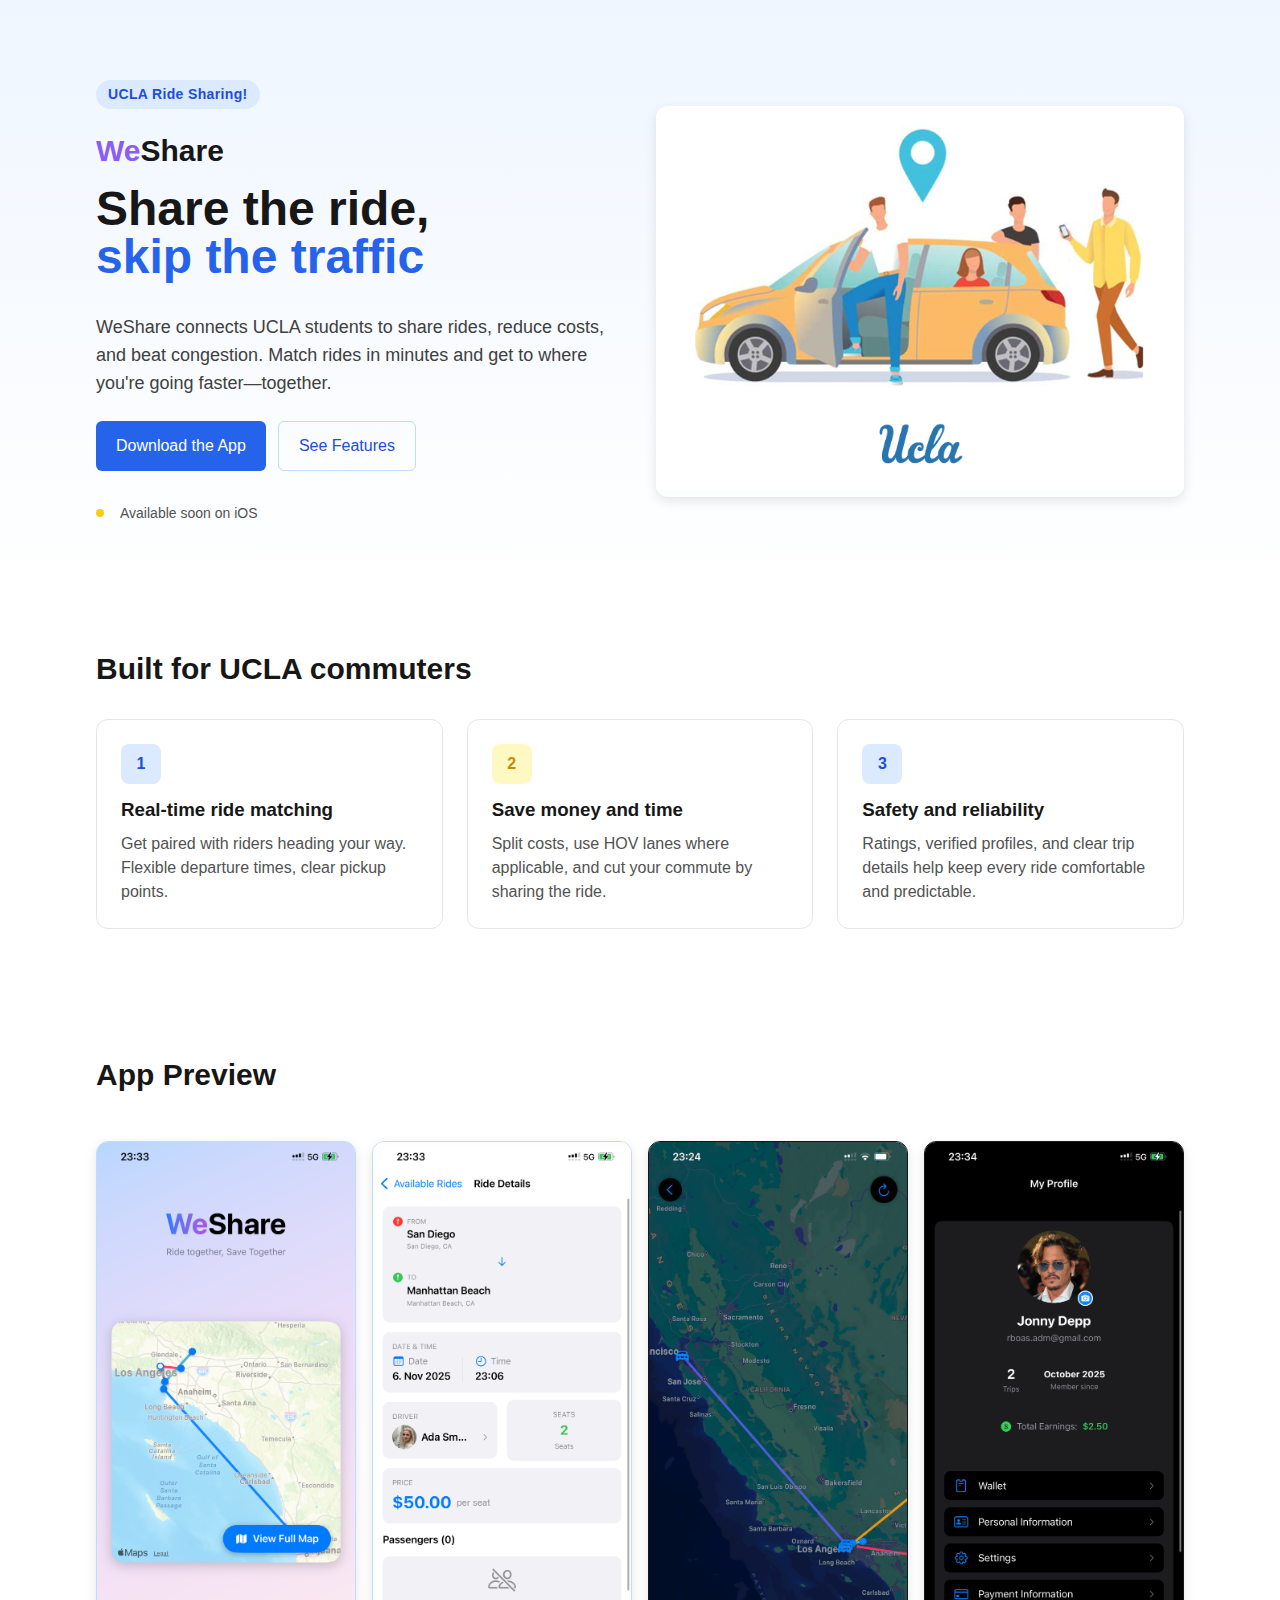
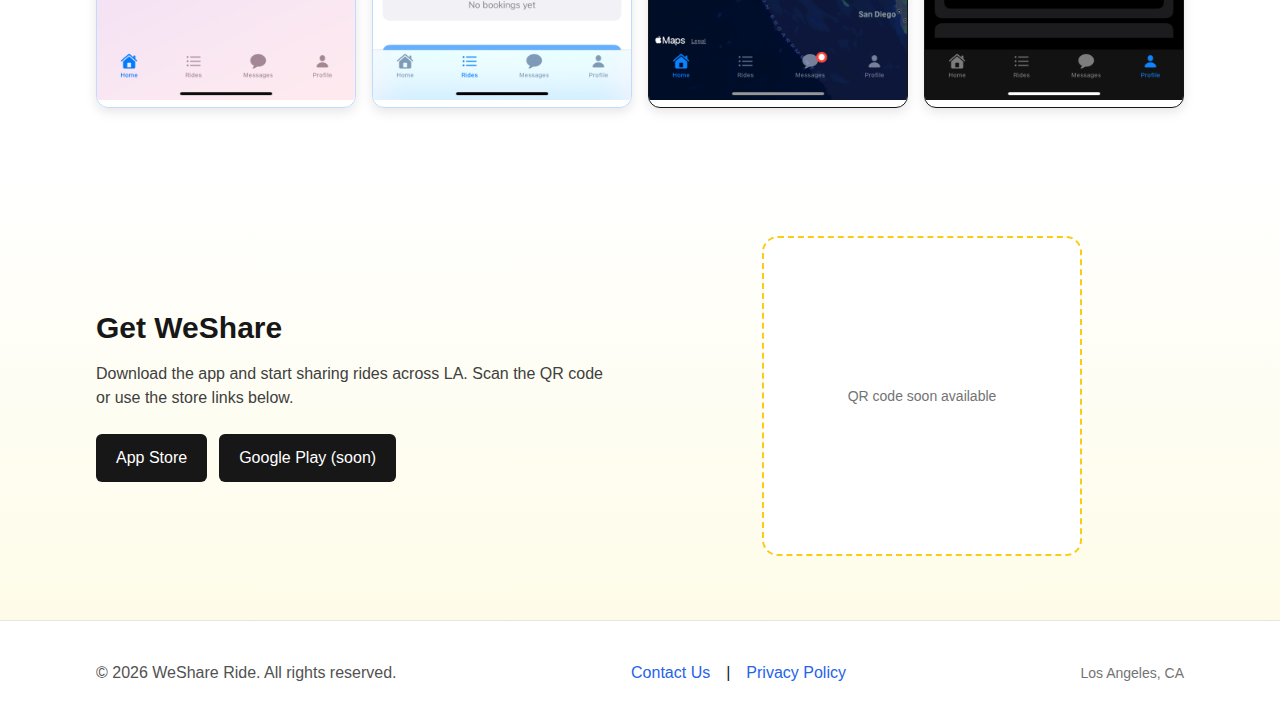
<file: index.html>
<!DOCTYPE html>
<html lang="en">
<head>
    <meta charset="UTF-8">
    <meta name="viewport" content="width=device-width, initial-scale=1.0">
    <title>WeShare – Share the ride, skip the traffic</title>
    <meta name="description" content="WeShare is a ride sharing app for Los Angeles. Match rides in minutes, save money, and beat traffic together.">
    
    <!-- Open Graph / Facebook -->
    <meta property="og:type" content="website">
    <meta property="og:url" content="https://your-domain.com/">
    <meta property="og:title" content="WeShare – Share the ride, skip the traffic">
    <meta property="og:description" content="Ride sharing made simple in Los Angeles. Match rides in minutes and save on your commute.">
    <meta property="og:image" content="./og.svg">
    
    <!-- Twitter -->
    <meta property="twitter:card" content="summary_large_image">
    <meta property="twitter:url" content="https://your-domain.com/">
    <meta property="twitter:title" content="WeShare – Share the ride, skip the traffic">
    <meta property="twitter:description" content="Ride sharing made simple in Los Angeles. Match rides in minutes and save on your commute.">
    <meta property="twitter:image" content="./og.svg">
    
    <!-- Favicon -->
    <link rel="icon" type="image/x-icon" href="./favicon.ico">
    
    <!-- Google Fonts -->
    <link rel="preconnect" href="https://fonts.googleapis.com">
    <link rel="preconnect" href="https://fonts.gstatic.com" crossorigin>
    <link href="https://fonts.googleapis.com/css2?family=Plus+Jakarta+Sans:wght@400;500;600;700;800&display=swap" rel="stylesheet">
    
    <style>
        /* Reset and base styles */
        * {
            margin: 0;
            padding: 0;
            box-sizing: border-box;
        }
        
        :root {
            --background: #ffffff;
            --foreground: #171717;
            --brand-blue: #2563eb;
            --brand-yellow: #facc15;
        }
        
        body {
            font-family: -apple-system, BlinkMacSystemFont, 'Segoe UI', 'Roboto', 'Oxygen', 'Ubuntu', 'Cantarell', 'Fira Sans', 'Droid Sans', 'Helvetica Neue', sans-serif;
            -webkit-font-smoothing: antialiased;
            -moz-osx-font-smoothing: grayscale;
            background: var(--background);
            color: var(--foreground);
            line-height: 1.5;
        }
        
        .slogan-font {
            font-family: 'Plus Jakarta Sans', -apple-system, BlinkMacSystemFont, 'Segoe UI', 'Roboto', sans-serif;
        }
        
        /* Utility classes */
        .min-h-screen {
            min-height: 100vh;
        }
        
        .bg-white {
            background-color: #ffffff;
        }
        
        .text-neutral-900 {
            color: #171717;
        }
        
        .text-neutral-700 {
            color: #404040;
        }
        
        .text-neutral-600 {
            color: #525252;
        }
        
        .text-neutral-500 {
            color: #737373;
        }
        
        .text-blue-700 {
            color: #1d4ed8;
        }
        
        .text-blue-600 {
            color: #2563eb;
        }
        
        .text-yellow-600 {
            color: #ca8a04;
        }
        
        .bg-blue-50 {
            background-color: #eff6ff;
        }
        
        .bg-blue-100 {
            background-color: #dbeafe;
        }
        
        .bg-blue-600 {
            background-color: #2563eb;
        }
        
        .bg-yellow-50 {
            background-color: #fefce8;
        }
        
        .bg-yellow-100 {
            background-color: #fef9c3;
        }
        
        .bg-yellow-400 {
            background-color: #facc15;
        }
        
        .bg-neutral-900 {
            background-color: #171717;
        }
        
        .bg-gradient-blue {
            background: linear-gradient(to bottom, #eff6ff, #ffffff);
        }
        
        .bg-gradient-yellow {
            background: linear-gradient(to bottom, #ffffff, #fefce8);
        }
        
        .border-blue-100 {
            border-color: #dbeafe;
        }
        
        .border-blue-200 {
            border-color: #bfdbfe;
        }
        
        .border-neutral-200 {
            border-color: #e5e5e5;
        }
        
        .border-yellow-400 {
            border-color: #facc15;
        }
        
        /* Layout */
        .container {
            max-width: 72rem;
            margin: 0 auto;
        }
        
        .px-6 {
            padding-left: 1.5rem;
            padding-right: 1.5rem;
        }
        
        .py-10 {
            padding-top: 2.5rem;
            padding-bottom: 2.5rem;
        }
        
        .py-16 {
            padding-top: 4rem;
            padding-bottom: 4rem;
        }
        
        .pt-20 {
            padding-top: 5rem;
        }
        
        .pb-16 {
            padding-bottom: 4rem;
        }
        
        /* Grid */
        .grid {
            display: grid;
        }
        
        .grid-cols-2 {
            grid-template-columns: repeat(2, 1fr);
        }
        
        .grid-cols-3 {
            grid-template-columns: repeat(3, 1fr);
        }
        
        .gap-3 {
            gap: 0.75rem;
        }
        
        .gap-4 {
            gap: 1rem;
        }
        
        .gap-6 {
            gap: 1.5rem;
        }
        
        .gap-8 {
            gap: 2rem;
        }
        
        .gap-10 {
            gap: 2.5rem;
        }
        
        .items-center {
            align-items: center;
        }
        
        .items-start {
            align-items: flex-start;
        }
        
        .justify-between {
            justify-content: space-between;
        }
        
        .justify-center {
            justify-content: center;
        }
        
        /* Flexbox */
        .flex {
            display: flex;
        }
        
        .flex-col {
            flex-direction: column;
        }
        
        .flex-wrap {
            flex-wrap: wrap;
        }
        
        .inline-flex {
            display: inline-flex;
        }
        
        /* Spacing */
        .space-y-6 > * + * {
            margin-top: 1.5rem;
        }
        
        .mb-2 {
            margin-bottom: 0.5rem;
        }
        
        .mb-3 {
            margin-bottom: 0.75rem;
        }
        
        .mb-4 {
            margin-bottom: 1rem;
        }
        
        .mb-6 {
            margin-bottom: 1.5rem;
        }
        
        .mb-8 {
            margin-bottom: 2rem;
        }
        
        .pt-2 {
            padding-top: 0.5rem;
        }
        
        /* Typography */
        .text-sm {
            font-size: 0.875rem;
            line-height: 1.25rem;
        }
        
        .text-lg {
            font-size: 1.125rem;
            line-height: 1.75rem;
        }
        
        .text-2xl {
            font-size: 1.5rem;
            line-height: 2rem;
        }
        
        .text-3xl {
            font-size: 1.875rem;
            line-height: 2.25rem;
        }
        
        .text-4xl {
            font-size: 2.25rem;
            line-height: 2.5rem;
        }
        
        .text-5xl {
            font-size: 3rem;
            line-height: 1;
        }
        
        .font-medium {
            font-weight: 500;
        }
        
        .font-semibold {
            font-weight: 600;
        }
        
        .font-bold {
            font-weight: 700;
        }
        
        .font-extrabold {
            font-weight: 800;
        }
        
        .leading-tight {
            line-height: 1.25;
        }
        
        .tracking-wide {
            letter-spacing: 0.025em;
        }
        
        /* Display */
        .block {
            display: block;
        }
        
        .inline-block {
            display: inline-block;
        }
        
        /* Borders */
        .rounded-md {
            border-radius: 0.375rem;
        }
        
        .rounded-lg {
            border-radius: 0.5rem;
        }
        
        .rounded-xl {
            border-radius: 0.75rem;
        }
        
        .rounded-2xl {
            border-radius: 1rem;
        }
        
        .rounded-full {
            border-radius: 9999px;
        }
        
        .border {
            border-width: 1px;
            border-style: solid;
        }
        
        .border-2 {
            border-width: 2px;
        }
        
        .border-t {
            border-top-width: 1px;
            border-top-style: solid;
        }
        
        .border-dashed {
            border-style: dashed;
        }
        
        /* Sizing */
        .w-full {
            width: 100%;
        }
        
        .w-2 {
            width: 0.5rem;
        }
        
        .w-10 {
            width: 2.5rem;
        }
        
        .h-2 {
            height: 0.5rem;
        }
        
        .h-10 {
            height: 2.5rem;
        }
        
        .max-w-xs {
            max-width: 20rem;
        }
        
        .max-w-6xl {
            max-width: 72rem;
        }
        
        .mx-auto {
            margin-left: auto;
            margin-right: auto;
        }
        
        /* Positioning */
        .relative {
            position: relative;
        }
        
        /* Effects */
        .shadow {
            box-shadow: 0 1px 3px 0 rgb(0 0 0 / 0.1), 0 1px 2px -1px rgb(0 0 0 / 0.1);
        }
        
        .shadow-sm {
            box-shadow: 0 1px 2px 0 rgb(0 0 0 / 0.05);
        }
        
        .overflow-hidden {
            overflow: hidden;
        }
        
        /* Buttons and Links */
        a {
            text-decoration: none;
            color: inherit;
        }
        
        .btn {
            display: inline-flex;
            align-items: center;
            justify-content: center;
            border-radius: 0.375rem;
            padding: 0.75rem 1.25rem;
            font-weight: 500;
            transition: all 0.2s;
            cursor: pointer;
        }
        
        .btn-primary {
            background-color: #2563eb;
            color: white;
        }
        
        .btn-primary:hover {
            background-color: #1d4ed8;
        }
        
        .btn-secondary {
            border: 1px solid #bfdbfe;
            color: #1d4ed8;
        }
        
        .btn-secondary:hover {
            background-color: #eff6ff;
        }
        
        .btn-dark {
            background-color: #171717;
            color: white;
        }
        
        .btn-dark:hover {
            background-color: #262626;
        }
        
        /* Badge */
        .badge {
            display: inline-block;
            font-size: 0.875rem;
            font-weight: 600;
            letter-spacing: 0.025em;
            color: #1d4ed8;
            background-color: #dbeafe;
            padding: 0.25rem 0.75rem;
            border-radius: 9999px;
        }
        
        /* Card */
        .card {
            border-radius: 0.75rem;
            border: 1px solid #e5e5e5;
            padding: 1.5rem;
            transition: box-shadow 0.2s;
        }
        
        .card:hover {
            box-shadow: 0 1px 2px 0 rgb(0 0 0 / 0.05);
        }
        
        /* Soft edges for the hero image */
        .hero-image-container {
            border-radius: 0.75rem;
            box-shadow: 0 4px 12px rgba(0, 0, 0, 0.1);
            overflow: hidden;
        }

        /* Add space below the main header */
        .hero-header {
            padding-bottom: 0.5rem;
        }

        .card-icon {
            margin-bottom: 0.75rem;
            height: 2.5rem;
            width: 2.5rem;
            border-radius: 0.5rem;
            display: grid;
            place-items: center;
            font-weight: 700;
        }
        
        /* Image container */
        .image-container {
            position: relative;
            aspect-ratio: 4 / 3;
            width: 100%;
            border-radius: 0.75rem;
            border: 1px solid #dbeafe;
            background-color: rgba(255, 255, 255, 0.6);
            box-shadow: 0 1px 2px 0 rgb(0 0 0 / 0.05);
            overflow: hidden;
        }
        
        .image-container img {
            width: 100%;
            height: 100%;
            object-fit: contain;
            padding: 1rem;
        }
        
        /* QR placeholder */
        .qr-placeholder {
            aspect-ratio: 1 / 1;
            width: 100%;
            border-radius: 1rem;
            border: 2px dashed #facc15;
            display: grid;
            place-items: center;
            background-color: white;
        }
        
        /* Status indicator */
        .status-dot {
            height: 0.5rem;
            width: 0.5rem;
            border-radius: 9999px;
            background-color: #facc15;
        }
        
        /* Responsive */
        @media (min-width: 640px) {
            .sm\:px-10 {
                padding-left: 2.5rem;
                padding-right: 2.5rem;
            }
            
            .sm\:text-3xl {
                font-size: 1.875rem;
                line-height: 2.25rem;
            }
            
            .sm\:text-5xl {
                font-size: 3rem;
                line-height: 1;
            }
            
            .sm\:flex-row {
                flex-direction: row;
            }
            
            .sm\:items-center {
                align-items: center;
            }
        }
        
        @media (min-width: 768px) {
            .md\:px-16 {
                padding-left: 4rem;
                padding-right: 4rem;
            }
            
            .md\:grid-cols-2 {
                grid-template-columns: repeat(2, 1fr);
            }
            
            .md\:grid-cols-3 {
                grid-template-columns: repeat(3, 1fr);
            }
        }
        
        @media (min-width: 1024px) {
            .lg\:px-24 {
                padding-left: 6rem;
                padding-right: 6rem;
            }
        }
        
        /* Purple color for WeShare header */
        .purple-text {
            color: #8b5cf6;
        }
        
        /* Smooth scrolling */
        html {
            scroll-behavior: smooth;
        }
    </style>
</head>
<body>
    <div class="min-h-screen bg-white text-neutral-900">
        <!-- Hero Section -->
        <section class="px-6 sm:px-10 md:px-16 lg:px-24 pt-20 pb-16 bg-gradient-blue">
            <div class="max-w-6xl mx-auto grid gap-8 md:grid-cols-2 items-center">
                <div class="space-y-6">
                    <span class="badge">
                        UCLA Ride Sharing!
                    </span>
                    <div class="hero-header">
                        <h2 class="text-2xl sm:text-3xl md:text-4xl font-bold mb-4"><span class="purple-text">We</span><span class="text-black">Share</span></h2>
                        <h1 class="text-4xl sm:text-5xl md:text-6xl font-bold leading-tight">
                            Share the ride,<br>
                            <span class="text-blue-600">skip the traffic</span>
                        </h1>
                    </div>
                    <p class="text-lg text-neutral-700">
                        WeShare connects UCLA students to share rides, reduce costs,
                        and beat congestion. Match rides in minutes and get to where you're going
                        faster—together.
                    </p>

                    <div class="flex flex-col sm:flex-row gap-3">
                        <a href="#download" class="btn btn-primary">
                            Download the App
                        </a>
                        <a href="#features" class="btn btn-secondary">
                            See Features
                        </a>
                    </div>

                    <div class="flex items-center gap-4 pt-2">
                        <div class="status-dot"></div>
                        <p class="text-sm text-neutral-600">
                            Available soon on iOS
                        </p>
                    </div>
                </div>

                <div class="hero-image-container relative w-full h-64 sm:h-80 md:h-96 lg:h-[32rem]">
                    <img src="./weshare-web1.1.png" alt="WeShare app interface" class="w-full h-full object-cover">
                </div>
            </div>
        </section>

        <!-- Features Section -->
        <section id="features" class="px-6 sm:px-10 md:px-16 lg:px-24 py-16">
            <div class="max-w-6xl mx-auto">
                <h2 class="text-2xl sm:text-3xl font-bold mb-8">Built for UCLA commuters</h2>
                <div class="grid gap-6 md:grid-cols-3">
                    <div class="card">
                        <div class="card-icon bg-blue-100 text-blue-700">
                            1
                        </div>
                        <h3 class="font-semibold mb-2">Real-time ride matching</h3>
                        <p class="text-neutral-600">
                            Get paired with riders heading your way. Flexible departure times,
                            clear pickup points.
                        </p>
                    </div>
                    <div class="card">
                        <div class="card-icon bg-yellow-100 text-yellow-600">
                            2
                        </div>
                        <h3 class="font-semibold mb-2">Save money and time</h3>
                        <p class="text-neutral-600">
                            Split costs, use HOV lanes where applicable, and cut your commute
                            by sharing the ride.
                        </p>
                    </div>
                    <div class="card">
                        <div class="card-icon bg-blue-100 text-blue-700">
                            3
                        </div>
                        <h3 class="font-semibold mb-2">Safety and reliability</h3>
                        <p class="text-neutral-600">
                            Ratings, verified profiles, and clear trip details help keep every
                            ride comfortable and predictable.
                        </p>
                    </div>
                </div>
            </div>
        </section>

        <!-- App Screenshots Section -->
        <section class="px-6 sm:px-10 md:px-16 lg:px-24 py-16 bg-white">
            <div class="max-w-6xl mx-auto">
                <h2 class="text-2xl sm:text-3xl font-bold text-center">App Preview</h2>
                <div style="height: 3rem;"></div>
                <div class="flex justify-center gap-4">
                    <div class="hero-image-container w-26 h-45 overflow-hidden rounded-lg border border-blue-200">
                        <img src="/screenshot1.PNG" alt="WeShare App 1" class="w-full h-full object-cover">
                    </div>
                    <div class="hero-image-container w-26 h-45 overflow-hidden rounded-lg border border-blue-200">
                        <img src="/screenshot2.PNG" alt="WeShare App 2" class="w-full h-full object-cover">
                    </div>
                    <div class="hero-image-container w-26 h-45 overflow-hidden rounded-lg border border-grey-200">
                        <img src="/screenshot3.PNG" alt="WeShare App 3" class="w-full h-full object-cover">
                    </div>
                    <div class="hero-image-container w-26 h-45 overflow-hidden rounded-lg border border-grey-200">
                        <img src="/screenshot4.PNG" alt="WeShare App 4" class="w-full h-full object-cover">
                    </div>
                </div>
            </div>
        </section>

        <!-- Download Section -->
        <section id="download" class="px-6 sm:px-10 md:px-16 lg:px-24 py-16 bg-gradient-yellow">
            <div class="max-w-6xl mx-auto grid gap-10 md:grid-cols-2 items-center">
                <div>
                    <h2 class="text-2xl sm:text-3xl font-bold mb-4">Get WeShare</h2>
                    <p class="text-neutral-700 mb-6">
                        Download the app and start sharing rides across LA. Scan the QR code
                        or use the store links below.
                    </p>

                    <div class="flex flex-wrap items-center gap-3">
                        <a href="https://apps.apple.com/dk/app/weshare/id6477492904" target="_blank" rel="noopener noreferrer" class="btn btn-dark">
                            App Store
                        </a>
                        <a href="#" class="btn btn-dark">
                            Google Play (soon)
                        </a>
                    </div>
                </div>

                <div class="mx-auto w-full max-w-xs">
                    <div class="qr-placeholder">
                        <span class="text-neutral-500 text-sm">QR code soon available</span>
                    </div>
                </div>
            </div>
        </section>

        <!-- Footer -->
        <footer class="px-6 sm:px-10 md:px-16 lg:px-24 py-10 border-t border-neutral-200">
            <div class="max-w-6xl mx-auto flex flex-col sm:flex-row items-start sm:items-center justify-between gap-4">
                <p class="text-neutral-600">
                    © <span id="year"></span> WeShare Ride. All rights reserved.
                </p>
                <div class="flex flex-col sm:flex-row gap-4">
                    <a href="mailto:hello@weshare-ride.com" class="text-blue-600 hover:underline">Contact Us</a>
                    <span class="hidden sm:inline text-neutral-300">|</span>
                    <a href="/privacy" class="text-blue-600 hover:underline">Privacy Policy</a>
                </div>
                <div class="text-sm text-neutral-500">
                    Los Angeles, CA
                </div>
            </div>
        </footer>
    </div>

    <script>
        // Set current year in footer
        document.getElementById('year').textContent = new Date().getFullYear();
        
        // Prevent automatic scrolling on page load
        if (window.location.hash) {
            history.replaceState(null, null, ' ');
        }
    </script>
</body>
</html>
</file>
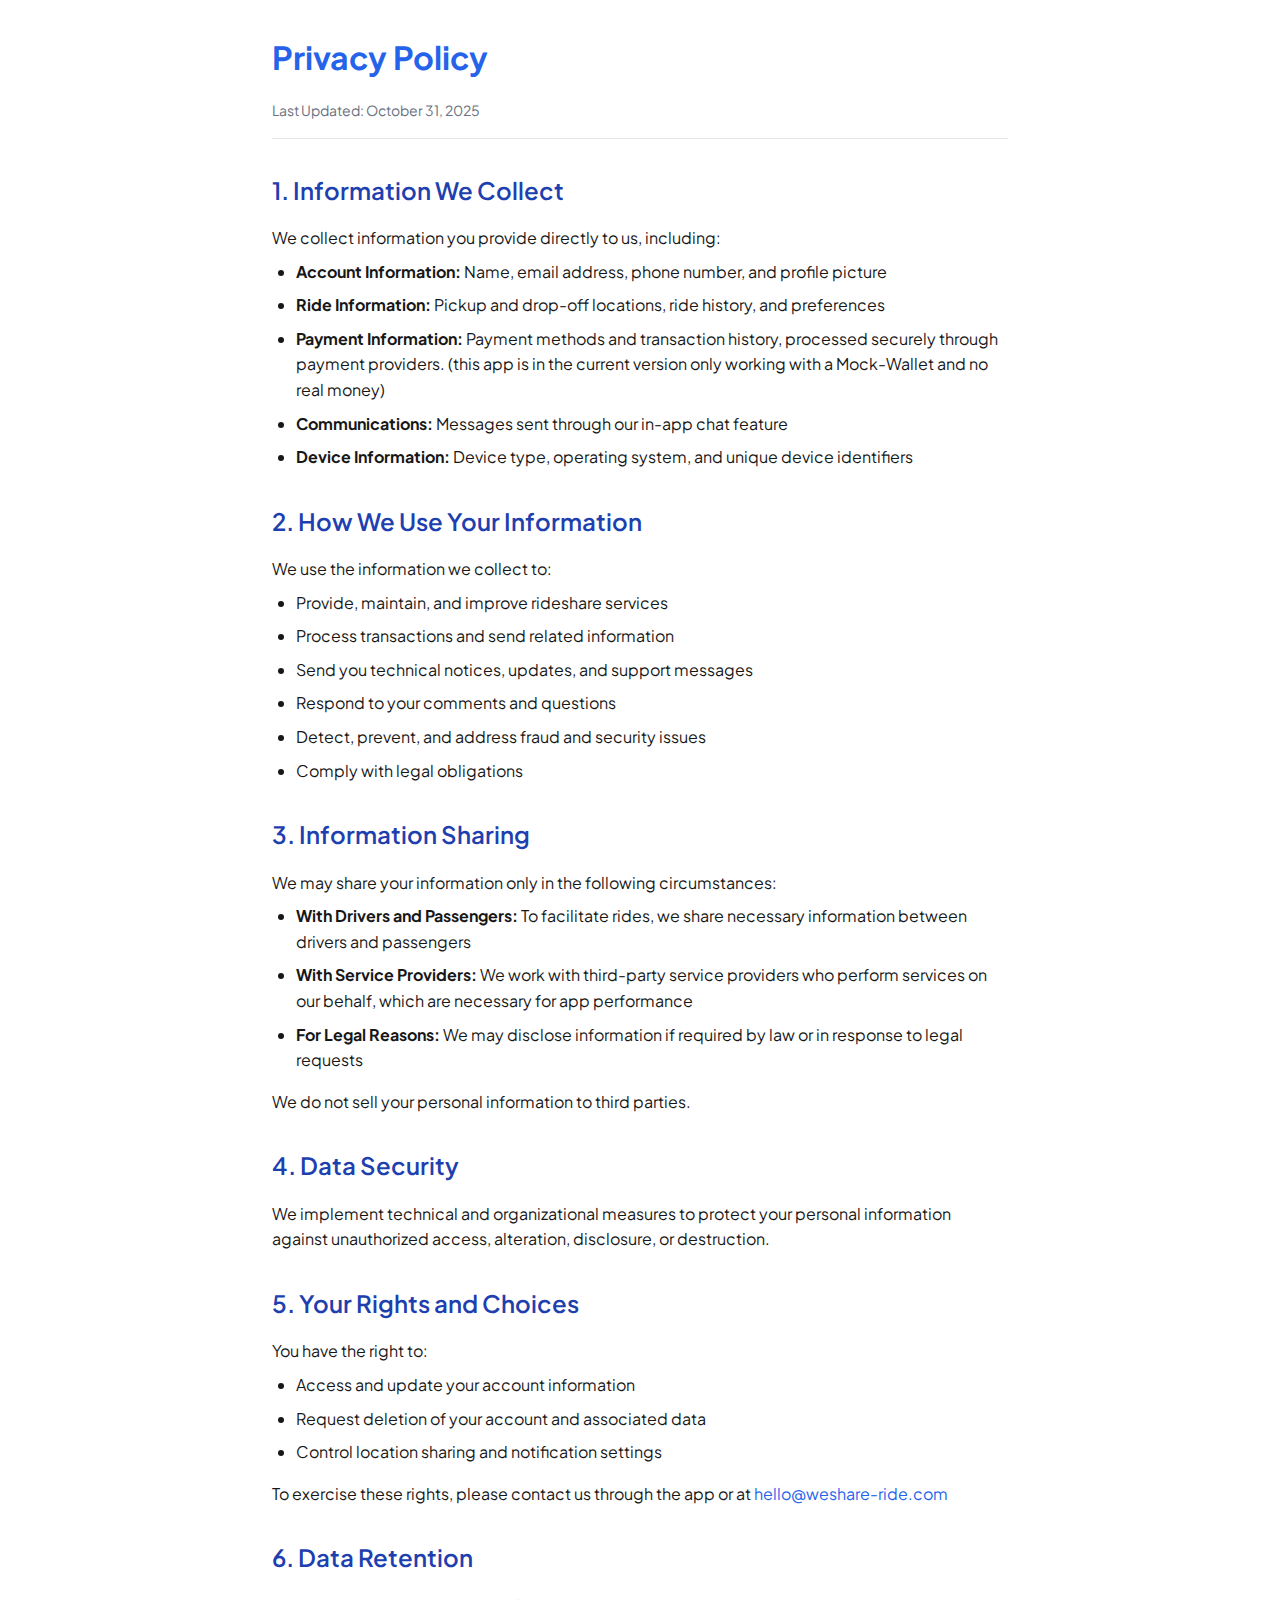
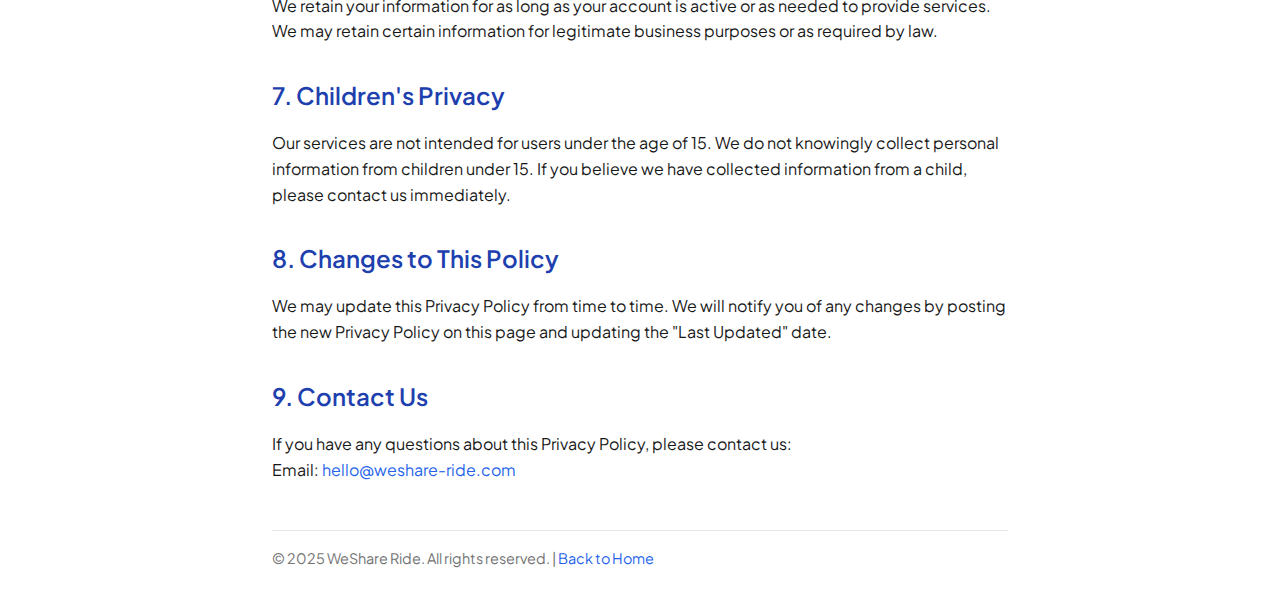
<file: privacy/index.html>
<!DOCTYPE html>
<html lang="en">
<head>
    <meta charset="UTF-8">
    <meta name="viewport" content="width=device-width, initial-scale=1.0">
    <title>Privacy Policy - WeShare</title>
    <meta name="description" content="Privacy policy for WeShare ride sharing service.">
    
    <!-- Reuse the same styles as the main page -->
    <link rel="preconnect" href="https://fonts.googleapis.com">
    <link rel="preconnect" href="https://fonts.gstatic.com" crossorigin>
    <link href="https://fonts.googleapis.com/css2?family=Plus+Jakarta+Sans:wght@400;500;600;700;800&display=swap" rel="stylesheet">
    
    <style>
        * {
            margin: 0;
            padding: 0;
            box-sizing: border-box;
        }

        body {
            font-family: 'Plus Jakarta Sans', -apple-system, BlinkMacSystemFont, 'Segoe UI', 'Roboto', sans-serif;
            -webkit-font-smoothing: antialiased;
            -moz-osx-font-smoothing: grayscale;
            line-height: 1.6;
            color: #171717;
            padding: 2rem;
            max-width: 800px;
            margin: 0 auto;
        }

        header {
            margin-bottom: 2rem;
            padding-bottom: 1rem;
            border-bottom: 1px solid #e5e5e5;
        }

        h1 {
            color: #2563eb;
            margin-bottom: 1rem;
        }

        .container {
            min-height: 60vh;
        }

        section {
            margin-bottom: 2rem;
        }

        h2 {
            color: #1e40af;
            font-size: 1.5rem;
            margin: 1.5rem 0 1rem;
            font-weight: 600;
        }

        ul {
            margin: 0.5rem 0 1rem 1.5rem;
        }

        li {
            margin-bottom: 0.5rem;
        }

        .last-updated {
            color: #6b7280;
            font-size: 0.875rem;
        }

        footer {
            margin-top: 3rem;
            padding-top: 1rem;
            border-top: 1px solid #e5e5e5;
            color: #737373;
            font-size: 0.9rem;
        }

        a {
            color: #2563eb;
            text-decoration: none;
        }

        a:hover {
            text-decoration: underline;
        }
    </style>
</head>
<body>
    <header>
        <h1>Privacy Policy</h1>
        <p class="last-updated">Last Updated: October 31, 2025</p>
    </header>

    <div class="container">
        <section>
            <h2>1. Information We Collect</h2>
            <p>We collect information you provide directly to us, including:</p>
            <ul>
                <li><strong>Account Information:</strong> Name, email address, phone number, and profile picture</li>
                <li><strong>Ride Information:</strong> Pickup and drop-off locations, ride history, and preferences</li>
                <li><strong>Payment Information:</strong> Payment methods and transaction history, processed securely through payment providers. (this app is in the current version only working with a Mock-Wallet and no real money)</li>
                <li><strong>Communications:</strong> Messages sent through our in-app chat feature</li>
                <li><strong>Device Information:</strong> Device type, operating system, and unique device identifiers</li>
            </ul>
        </section>

        <section>
            <h2>2. How We Use Your Information</h2>
            <p>We use the information we collect to:</p>
            <ul>
                <li>Provide, maintain, and improve rideshare services</li>
                <li>Process transactions and send related information</li>
                <li>Send you technical notices, updates, and support messages</li>
                <li>Respond to your comments and questions</li>
                <li>Detect, prevent, and address fraud and security issues</li>
                <li>Comply with legal obligations</li>
            </ul>
        </section>

        <section>
            <h2>3. Information Sharing</h2>
            <p>We may share your information only in the following circumstances:</p>
            <ul>
                <li><strong>With Drivers and Passengers:</strong> To facilitate rides, we share necessary information between drivers and passengers</li>
                <li><strong>With Service Providers:</strong> We work with third-party service providers who perform services on our behalf, which are necessary for app performance</li>
                <li><strong>For Legal Reasons:</strong> We may disclose information if required by law or in response to legal requests</li>
            </ul>
            <p>We do not sell your personal information to third parties.</p>
        </section>

        <section>
            <h2>4. Data Security</h2>
            <p>We implement technical and organizational measures to protect your personal information against unauthorized access, alteration, disclosure, or destruction.</p>
        </section>

        <section>
            <h2>5. Your Rights and Choices</h2>
            <p>You have the right to:</p>
            <ul>
                <li>Access and update your account information</li>
                <li>Request deletion of your account and associated data</li>
                <li>Control location sharing and notification settings</li>
            </ul>
            <p>To exercise these rights, please contact us through the app or at <a href="mailto:hello@weshare-ride.com">hello@weshare-ride.com</a></p>
        </section>

        <section>
            <h2>6. Data Retention</h2>
            <p>We retain your information for as long as your account is active or as needed to provide services. We may retain certain information for legitimate business purposes or as required by law.</p>
        </section>

        <section>
            <h2>7. Children's Privacy</h2>
            <p>Our services are not intended for users under the age of 15. We do not knowingly collect personal information from children under 15. If you believe we have collected information from a child, please contact us immediately.</p>
        </section>

        <section>
            <h2>8. Changes to This Policy</h2>
            <p>We may update this Privacy Policy from time to time. We will notify you of any changes by posting the new Privacy Policy on this page and updating the "Last Updated" date.</p>
        </section>

        <section>
            <h2>9. Contact Us</h2>
            <p>If you have any questions about this Privacy Policy, please contact us:</p>
            <p>Email: <a href="mailto:hello@weshare-ride.com">hello@weshare-ride.com</a></p>
        </section>
    </div>

    <footer>
        <p>© 2025 WeShare Ride. All rights reserved. | <a href="/">Back to Home</a></p>
    </footer>
</body>
</html>
</file>
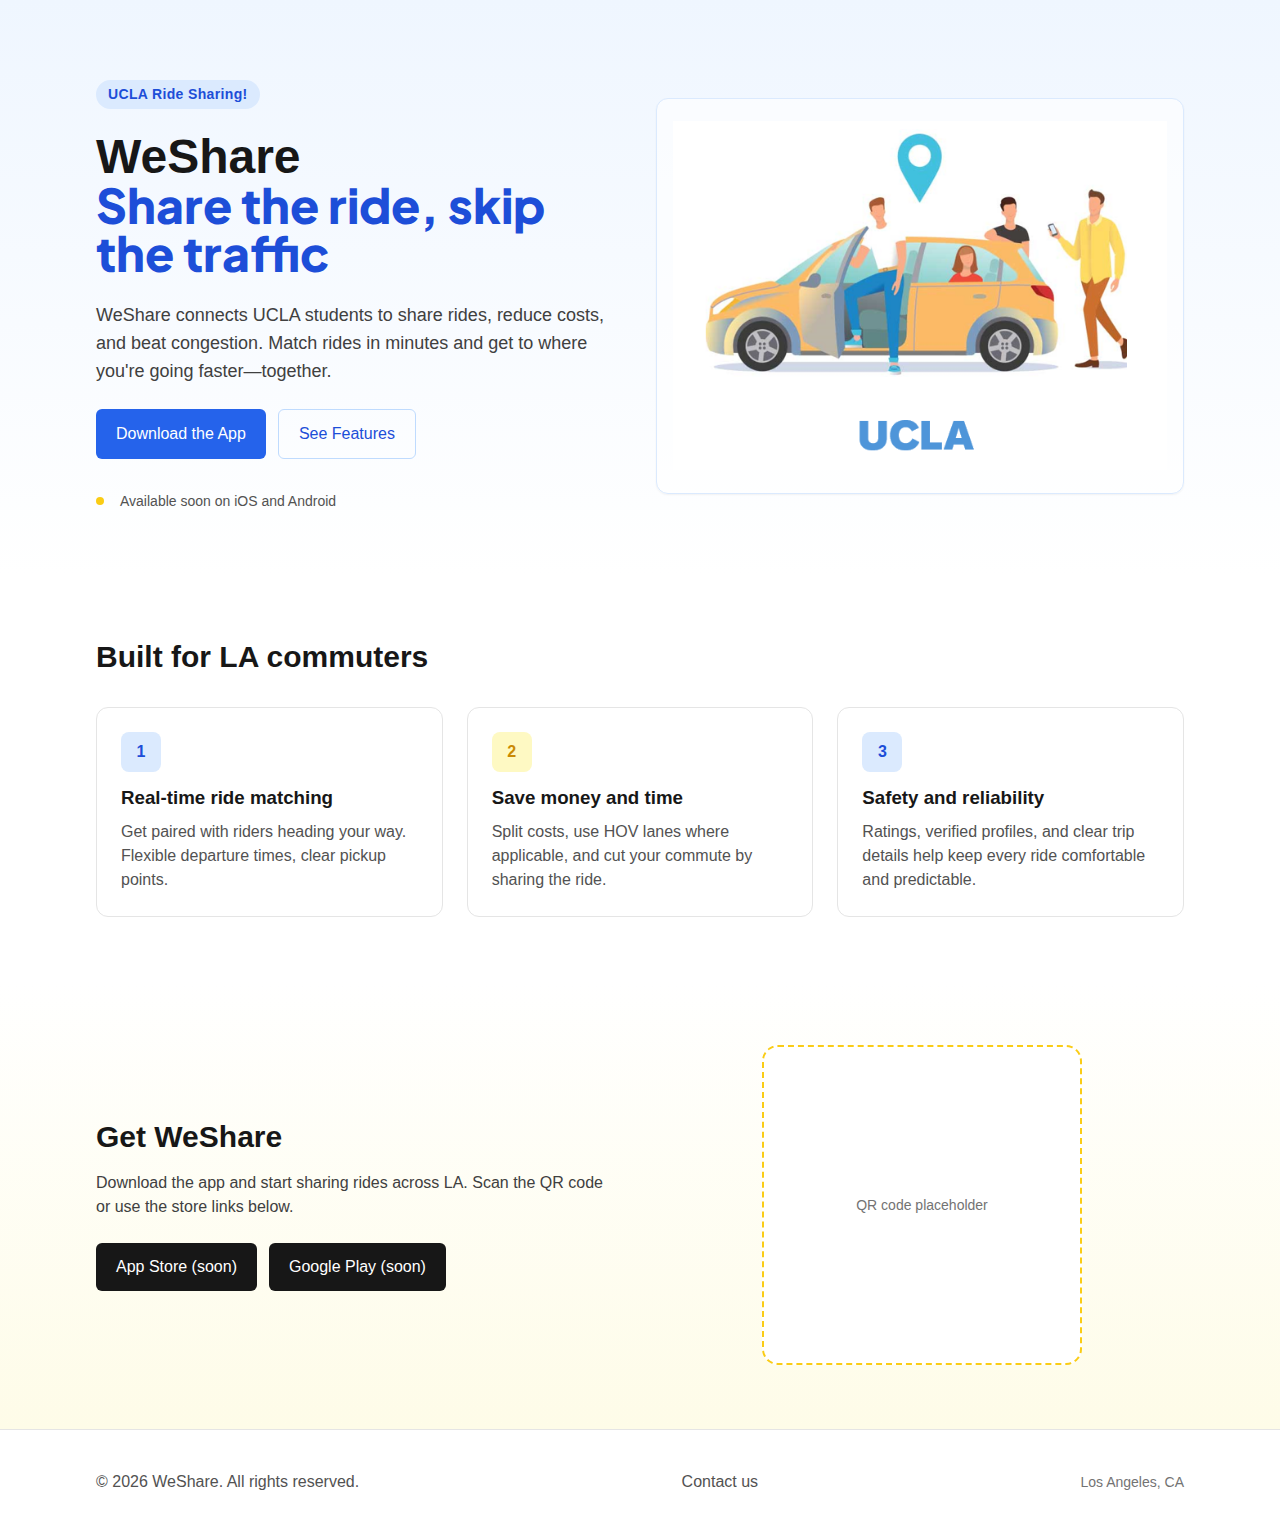
<file: static-html/index.html>
<!DOCTYPE html>
<html lang="en">
<head>
    <meta charset="UTF-8">
    <meta name="viewport" content="width=device-width, initial-scale=1.0">
    <title>WeShare – Share the ride, skip the traffic</title>
    <meta name="description" content="WeShare is a ride sharing app for Los Angeles. Match rides in minutes, save money, and beat traffic together.">
    
    <!-- Open Graph / Facebook -->
    <meta property="og:type" content="website">
    <meta property="og:url" content="https://your-domain.com/">
    <meta property="og:title" content="WeShare – Share the ride, skip the traffic">
    <meta property="og:description" content="Ride sharing made simple in Los Angeles. Match rides in minutes and save on your commute.">
    <meta property="og:image" content="./og.svg">
    
    <!-- Twitter -->
    <meta property="twitter:card" content="summary_large_image">
    <meta property="twitter:url" content="https://your-domain.com/">
    <meta property="twitter:title" content="WeShare – Share the ride, skip the traffic">
    <meta property="twitter:description" content="Ride sharing made simple in Los Angeles. Match rides in minutes and save on your commute.">
    <meta property="twitter:image" content="./og.svg">
    
    <!-- Favicon -->
    <link rel="icon" type="image/x-icon" href="./favicon.ico">
    
    <!-- Google Fonts -->
    <link rel="preconnect" href="https://fonts.googleapis.com">
    <link rel="preconnect" href="https://fonts.gstatic.com" crossorigin>
    <link href="https://fonts.googleapis.com/css2?family=Plus+Jakarta+Sans:wght@400;500;600;700;800&display=swap" rel="stylesheet">
    
    <style>
        /* Reset and base styles */
        * {
            margin: 0;
            padding: 0;
            box-sizing: border-box;
        }
        
        :root {
            --background: #ffffff;
            --foreground: #171717;
            --brand-blue: #2563eb;
            --brand-yellow: #facc15;
        }
        
        body {
            font-family: -apple-system, BlinkMacSystemFont, 'Segoe UI', 'Roboto', 'Oxygen', 'Ubuntu', 'Cantarell', 'Fira Sans', 'Droid Sans', 'Helvetica Neue', sans-serif;
            -webkit-font-smoothing: antialiased;
            -moz-osx-font-smoothing: grayscale;
            background: var(--background);
            color: var(--foreground);
            line-height: 1.5;
        }
        
        .slogan-font {
            font-family: 'Plus Jakarta Sans', -apple-system, BlinkMacSystemFont, 'Segoe UI', 'Roboto', sans-serif;
        }
        
        /* Utility classes */
        .min-h-screen {
            min-height: 100vh;
        }
        
        .bg-white {
            background-color: #ffffff;
        }
        
        .text-neutral-900 {
            color: #171717;
        }
        
        .text-neutral-700 {
            color: #404040;
        }
        
        .text-neutral-600 {
            color: #525252;
        }
        
        .text-neutral-500 {
            color: #737373;
        }
        
        .text-blue-700 {
            color: #1d4ed8;
        }
        
        .text-blue-600 {
            color: #2563eb;
        }
        
        .text-yellow-600 {
            color: #ca8a04;
        }
        
        .bg-blue-50 {
            background-color: #eff6ff;
        }
        
        .bg-blue-100 {
            background-color: #dbeafe;
        }
        
        .bg-blue-600 {
            background-color: #2563eb;
        }
        
        .bg-yellow-50 {
            background-color: #fefce8;
        }
        
        .bg-yellow-100 {
            background-color: #fef9c3;
        }
        
        .bg-yellow-400 {
            background-color: #facc15;
        }
        
        .bg-neutral-900 {
            background-color: #171717;
        }
        
        .bg-gradient-blue {
            background: linear-gradient(to bottom, #eff6ff, #ffffff);
        }
        
        .bg-gradient-yellow {
            background: linear-gradient(to bottom, #ffffff, #fefce8);
        }
        
        .border-blue-100 {
            border-color: #dbeafe;
        }
        
        .border-blue-200 {
            border-color: #bfdbfe;
        }
        
        .border-neutral-200 {
            border-color: #e5e5e5;
        }
        
        .border-yellow-400 {
            border-color: #facc15;
        }
        
        /* Layout */
        .container {
            max-width: 72rem;
            margin: 0 auto;
        }
        
        .px-6 {
            padding-left: 1.5rem;
            padding-right: 1.5rem;
        }
        
        .py-10 {
            padding-top: 2.5rem;
            padding-bottom: 2.5rem;
        }
        
        .py-16 {
            padding-top: 4rem;
            padding-bottom: 4rem;
        }
        
        .pt-20 {
            padding-top: 5rem;
        }
        
        .pb-16 {
            padding-bottom: 4rem;
        }
        
        /* Grid */
        .grid {
            display: grid;
        }
        
        .grid-cols-2 {
            grid-template-columns: repeat(2, 1fr);
        }
        
        .grid-cols-3 {
            grid-template-columns: repeat(3, 1fr);
        }
        
        .gap-3 {
            gap: 0.75rem;
        }
        
        .gap-4 {
            gap: 1rem;
        }
        
        .gap-6 {
            gap: 1.5rem;
        }
        
        .gap-8 {
            gap: 2rem;
        }
        
        .gap-10 {
            gap: 2.5rem;
        }
        
        .items-center {
            align-items: center;
        }
        
        .items-start {
            align-items: flex-start;
        }
        
        .justify-between {
            justify-content: space-between;
        }
        
        .justify-center {
            justify-content: center;
        }
        
        /* Flexbox */
        .flex {
            display: flex;
        }
        
        .flex-col {
            flex-direction: column;
        }
        
        .flex-wrap {
            flex-wrap: wrap;
        }
        
        .inline-flex {
            display: inline-flex;
        }
        
        /* Spacing */
        .space-y-6 > * + * {
            margin-top: 1.5rem;
        }
        
        .mb-2 {
            margin-bottom: 0.5rem;
        }
        
        .mb-3 {
            margin-bottom: 0.75rem;
        }
        
        .mb-4 {
            margin-bottom: 1rem;
        }
        
        .mb-6 {
            margin-bottom: 1.5rem;
        }
        
        .mb-8 {
            margin-bottom: 2rem;
        }
        
        .pt-2 {
            padding-top: 0.5rem;
        }
        
        /* Typography */
        .text-sm {
            font-size: 0.875rem;
            line-height: 1.25rem;
        }
        
        .text-lg {
            font-size: 1.125rem;
            line-height: 1.75rem;
        }
        
        .text-2xl {
            font-size: 1.5rem;
            line-height: 2rem;
        }
        
        .text-3xl {
            font-size: 1.875rem;
            line-height: 2.25rem;
        }
        
        .text-4xl {
            font-size: 2.25rem;
            line-height: 2.5rem;
        }
        
        .text-5xl {
            font-size: 3rem;
            line-height: 1;
        }
        
        .font-medium {
            font-weight: 500;
        }
        
        .font-semibold {
            font-weight: 600;
        }
        
        .font-bold {
            font-weight: 700;
        }
        
        .font-extrabold {
            font-weight: 800;
        }
        
        .leading-tight {
            line-height: 1.25;
        }
        
        .tracking-wide {
            letter-spacing: 0.025em;
        }
        
        /* Display */
        .block {
            display: block;
        }
        
        .inline-block {
            display: inline-block;
        }
        
        /* Borders */
        .rounded-md {
            border-radius: 0.375rem;
        }
        
        .rounded-lg {
            border-radius: 0.5rem;
        }
        
        .rounded-xl {
            border-radius: 0.75rem;
        }
        
        .rounded-2xl {
            border-radius: 1rem;
        }
        
        .rounded-full {
            border-radius: 9999px;
        }
        
        .border {
            border-width: 1px;
            border-style: solid;
        }
        
        .border-2 {
            border-width: 2px;
        }
        
        .border-t {
            border-top-width: 1px;
            border-top-style: solid;
        }
        
        .border-dashed {
            border-style: dashed;
        }
        
        /* Sizing */
        .w-full {
            width: 100%;
        }
        
        .w-2 {
            width: 0.5rem;
        }
        
        .w-10 {
            width: 2.5rem;
        }
        
        .h-2 {
            height: 0.5rem;
        }
        
        .h-10 {
            height: 2.5rem;
        }
        
        .max-w-xs {
            max-width: 20rem;
        }
        
        .max-w-6xl {
            max-width: 72rem;
        }
        
        .mx-auto {
            margin-left: auto;
            margin-right: auto;
        }
        
        /* Positioning */
        .relative {
            position: relative;
        }
        
        /* Effects */
        .shadow {
            box-shadow: 0 1px 3px 0 rgb(0 0 0 / 0.1), 0 1px 2px -1px rgb(0 0 0 / 0.1);
        }
        
        .shadow-sm {
            box-shadow: 0 1px 2px 0 rgb(0 0 0 / 0.05);
        }
        
        .overflow-hidden {
            overflow: hidden;
        }
        
        /* Buttons and Links */
        a {
            text-decoration: none;
            color: inherit;
        }
        
        .btn {
            display: inline-flex;
            align-items: center;
            justify-content: center;
            border-radius: 0.375rem;
            padding: 0.75rem 1.25rem;
            font-weight: 500;
            transition: all 0.2s;
            cursor: pointer;
        }
        
        .btn-primary {
            background-color: #2563eb;
            color: white;
        }
        
        .btn-primary:hover {
            background-color: #1d4ed8;
        }
        
        .btn-secondary {
            border: 1px solid #bfdbfe;
            color: #1d4ed8;
        }
        
        .btn-secondary:hover {
            background-color: #eff6ff;
        }
        
        .btn-dark {
            background-color: #171717;
            color: white;
        }
        
        .btn-dark:hover {
            background-color: #262626;
        }
        
        /* Badge */
        .badge {
            display: inline-block;
            font-size: 0.875rem;
            font-weight: 600;
            letter-spacing: 0.025em;
            color: #1d4ed8;
            background-color: #dbeafe;
            padding: 0.25rem 0.75rem;
            border-radius: 9999px;
        }
        
        /* Card */
        .card {
            border-radius: 0.75rem;
            border: 1px solid #e5e5e5;
            padding: 1.5rem;
            transition: box-shadow 0.2s;
        }
        
        .card:hover {
            box-shadow: 0 1px 2px 0 rgb(0 0 0 / 0.05);
        }
        
        .card-icon {
            margin-bottom: 0.75rem;
            height: 2.5rem;
            width: 2.5rem;
            border-radius: 0.5rem;
            display: grid;
            place-items: center;
            font-weight: 700;
        }
        
        /* Image container */
        .image-container {
            position: relative;
            aspect-ratio: 4 / 3;
            width: 100%;
            border-radius: 0.75rem;
            border: 1px solid #dbeafe;
            background-color: rgba(255, 255, 255, 0.6);
            box-shadow: 0 1px 2px 0 rgb(0 0 0 / 0.05);
            overflow: hidden;
        }
        
        .image-container img {
            width: 100%;
            height: 100%;
            object-fit: contain;
            padding: 1rem;
        }
        
        /* QR placeholder */
        .qr-placeholder {
            aspect-ratio: 1 / 1;
            width: 100%;
            border-radius: 1rem;
            border: 2px dashed #facc15;
            display: grid;
            place-items: center;
            background-color: white;
        }
        
        /* Status indicator */
        .status-dot {
            height: 0.5rem;
            width: 0.5rem;
            border-radius: 9999px;
            background-color: #facc15;
        }
        
        /* Responsive */
        @media (min-width: 640px) {
            .sm\:px-10 {
                padding-left: 2.5rem;
                padding-right: 2.5rem;
            }
            
            .sm\:text-3xl {
                font-size: 1.875rem;
                line-height: 2.25rem;
            }
            
            .sm\:text-5xl {
                font-size: 3rem;
                line-height: 1;
            }
            
            .sm\:flex-row {
                flex-direction: row;
            }
            
            .sm\:items-center {
                align-items: center;
            }
        }
        
        @media (min-width: 768px) {
            .md\:px-16 {
                padding-left: 4rem;
                padding-right: 4rem;
            }
            
            .md\:grid-cols-2 {
                grid-template-columns: repeat(2, 1fr);
            }
            
            .md\:grid-cols-3 {
                grid-template-columns: repeat(3, 1fr);
            }
        }
        
        @media (min-width: 1024px) {
            .lg\:px-24 {
                padding-left: 6rem;
                padding-right: 6rem;
            }
        }
        
        /* Smooth scrolling */
        html {
            scroll-behavior: smooth;
        }
    </style>
</head>
<body>
    <div class="min-h-screen bg-white text-neutral-900">
        <!-- Hero Section -->
        <section class="px-6 sm:px-10 md:px-16 lg:px-24 pt-20 pb-16 bg-gradient-blue">
            <div class="max-w-6xl mx-auto grid gap-8 md:grid-cols-2 items-center">
                <div class="space-y-6">
                    <span class="badge">
                        UCLA Ride Sharing!
                    </span>
                    <h1 class="text-4xl sm:text-5xl font-extrabold leading-tight">
                        WeShare
                        <span class="block text-blue-700 slogan-font">Share the ride, skip the traffic</span>
                    </h1>
                    <p class="text-lg text-neutral-700">
                        WeShare connects UCLA students to share rides, reduce costs,
                        and beat congestion. Match rides in minutes and get to where you're going
                        faster—together.
                    </p>

                    <div class="flex flex-col sm:flex-row gap-3">
                        <a href="#download" class="btn btn-primary">
                            Download the App
                        </a>
                        <a href="#features" class="btn btn-secondary">
                            See Features
                        </a>
                    </div>

                    <div class="flex items-center gap-4 pt-2">
                        <div class="status-dot"></div>
                        <p class="text-sm text-neutral-600">
                            Available soon on iOS and Android
                        </p>
                    </div>
                </div>

                <div class="image-container">
                    <img src="./weshare-web1.1.png" alt="WeShare app preview" loading="eager">
                </div>
            </div>
        </section>

        <!-- Features Section -->
        <section id="features" class="px-6 sm:px-10 md:px-16 lg:px-24 py-16">
            <div class="max-w-6xl mx-auto">
                <h2 class="text-2xl sm:text-3xl font-bold mb-8">Built for LA commuters</h2>
                <div class="grid gap-6 md:grid-cols-3">
                    <div class="card">
                        <div class="card-icon bg-blue-100 text-blue-700">
                            1
                        </div>
                        <h3 class="font-semibold mb-2">Real-time ride matching</h3>
                        <p class="text-neutral-600">
                            Get paired with riders heading your way. Flexible departure times,
                            clear pickup points.
                        </p>
                    </div>
                    <div class="card">
                        <div class="card-icon bg-yellow-100 text-yellow-600">
                            2
                        </div>
                        <h3 class="font-semibold mb-2">Save money and time</h3>
                        <p class="text-neutral-600">
                            Split costs, use HOV lanes where applicable, and cut your commute
                            by sharing the ride.
                        </p>
                    </div>
                    <div class="card">
                        <div class="card-icon bg-blue-100 text-blue-700">
                            3
                        </div>
                        <h3 class="font-semibold mb-2">Safety and reliability</h3>
                        <p class="text-neutral-600">
                            Ratings, verified profiles, and clear trip details help keep every
                            ride comfortable and predictable.
                        </p>
                    </div>
                </div>
            </div>
        </section>

        <!-- Download Section -->
        <section id="download" class="px-6 sm:px-10 md:px-16 lg:px-24 py-16 bg-gradient-yellow">
            <div class="max-w-6xl mx-auto grid gap-10 md:grid-cols-2 items-center">
                <div>
                    <h2 class="text-2xl sm:text-3xl font-bold mb-4">Get WeShare</h2>
                    <p class="text-neutral-700 mb-6">
                        Download the app and start sharing rides across LA. Scan the QR code
                        or use the store links below.
                    </p>

                    <div class="flex flex-wrap items-center gap-3">
                        <a href="#" class="btn btn-dark">
                            App Store (soon)
                        </a>
                        <a href="#" class="btn btn-dark">
                            Google Play (soon)
                        </a>
                    </div>
                </div>

                <div class="mx-auto w-full max-w-xs">
                    <div class="qr-placeholder">
                        <span class="text-neutral-500 text-sm">QR code placeholder</span>
                    </div>
                </div>
            </div>
        </section>

        <!-- Footer -->
        <footer class="px-6 sm:px-10 md:px-16 lg:px-24 py-10 border-t border-neutral-200">
            <div class="max-w-6xl mx-auto flex flex-col sm:flex-row items-start sm:items-center justify-between gap-4">
                <p class="text-neutral-600">
                    © <span id="year"></span> WeShare. All rights reserved.
                </p>
                <p class="text-neutral-600">
                    Contact us
                </p>
                <div class="text-sm text-neutral-500">
                    Los Angeles, CA
                </div>
            </div>
        </footer>
    </div>

    <script>
        // Set current year in footer
        document.getElementById('year').textContent = new Date().getFullYear();
    </script>
</body>
</html>
</file>
